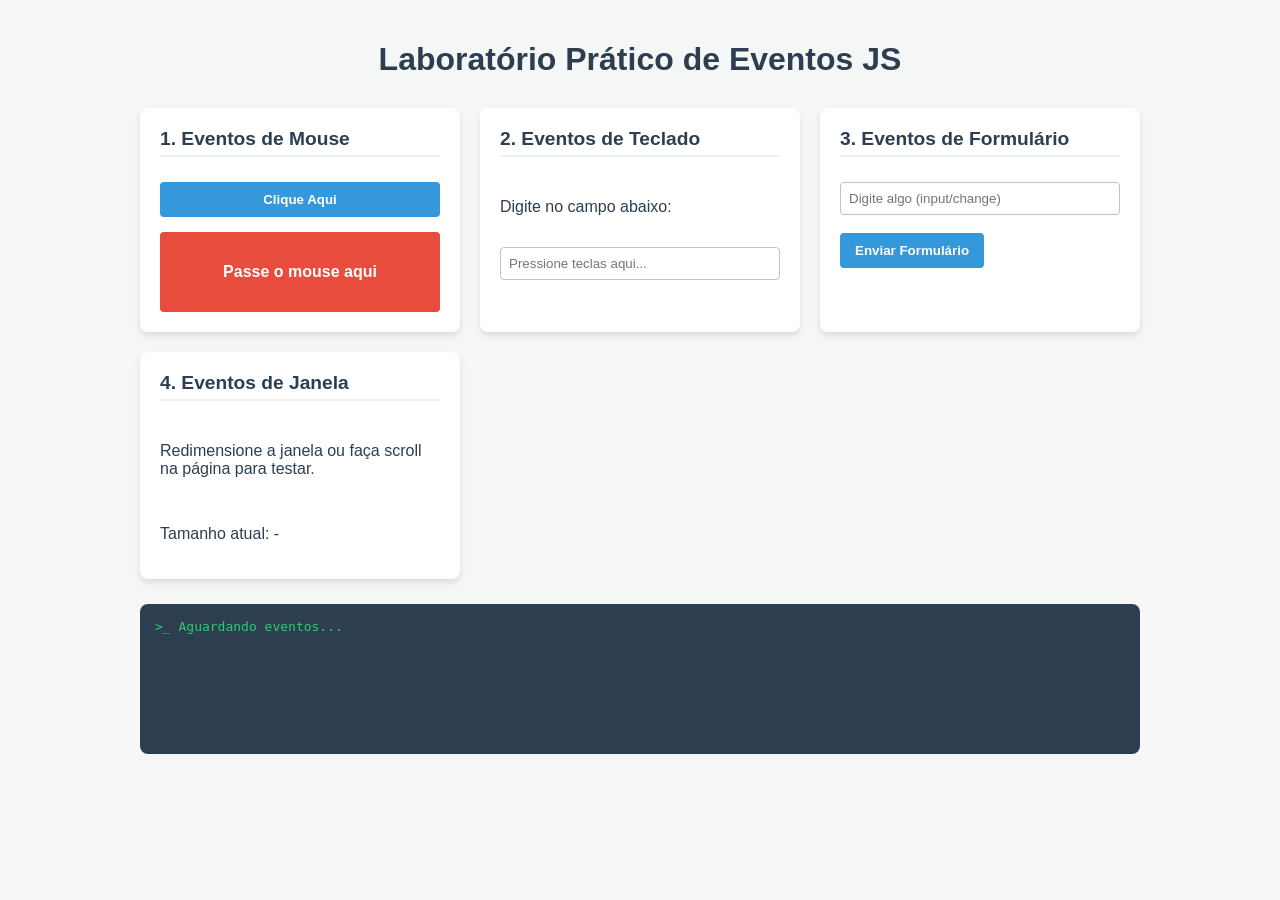
<file: index.html>
<!DOCTYPE html>
<html lang= pt-br
    <head>
    <meta charset="UTF-8">
    <meta name="viewport" content="width=device-width, initial-scale=1.0">
    <title>Laboratório de Eventos JavaScript</title>
    <!-- Vinculação do arquivo CSS externo -->
    <link rel="stylesheet" href="css/style.css">
    </head>
    <body>
        <h1>Laboratório Prático de Eventos JS</h1>

        <div class="container">
            <!-- 1. EVENTOS DE MOUSE -->
            <div class="card">
                <h2>1. Eventos de Mouse</h2>
                <button id="btn-clique">Clique Aqui</button>
                <div id="area-mouse" class="box-teste">Passe o mouse aqui</div>
            </div>

            <!-- 2. EVENTOS DE TECLADO -->
            <div class="card">
                <h2>2. Eventos de Teclado</h2>
                <p>Digite no campo abaixo:</p>
                <input type="text" id="campo-teclado" placeholder="Pressione teclas aqui...">
            </div>

            <!-- 3. EVENTOS DE FORMULÁRIO -->
            <div class="card">
                <h2>3. Eventos de Formulário</h2>
                <form id="meu-formulario">
                    <input type="text" id="campo-input" placeholder="Digite algo (input/change)" required>
                    <br><br>
                    <input type="submit" value="Enviar Formulário">
                </form>
            </div>

            <!-- 4. Eventos de Janela / PÁGINA -->
            <div class="card">
                <h2>4. Eventos de Janela</h2>
                <p>Redimensione a janela ou faça scroll na página para testar.</p>
                <p id="info-janela">Tamanho atual: -</p>
            </div>
        </div>

    <!-- PAINEL DE LOGS PARA VER OS RESULTADOS EM TEMPO REAL -->
    <div id="log-painel">
        <div>&gt;_ Aguardando eventos...</div>
    </div>

    <!-- Vinculação do arquivo JavaScript externo (no final do body) -->
    <script src="js/script.js"></script>
</body>
</html>
</file>
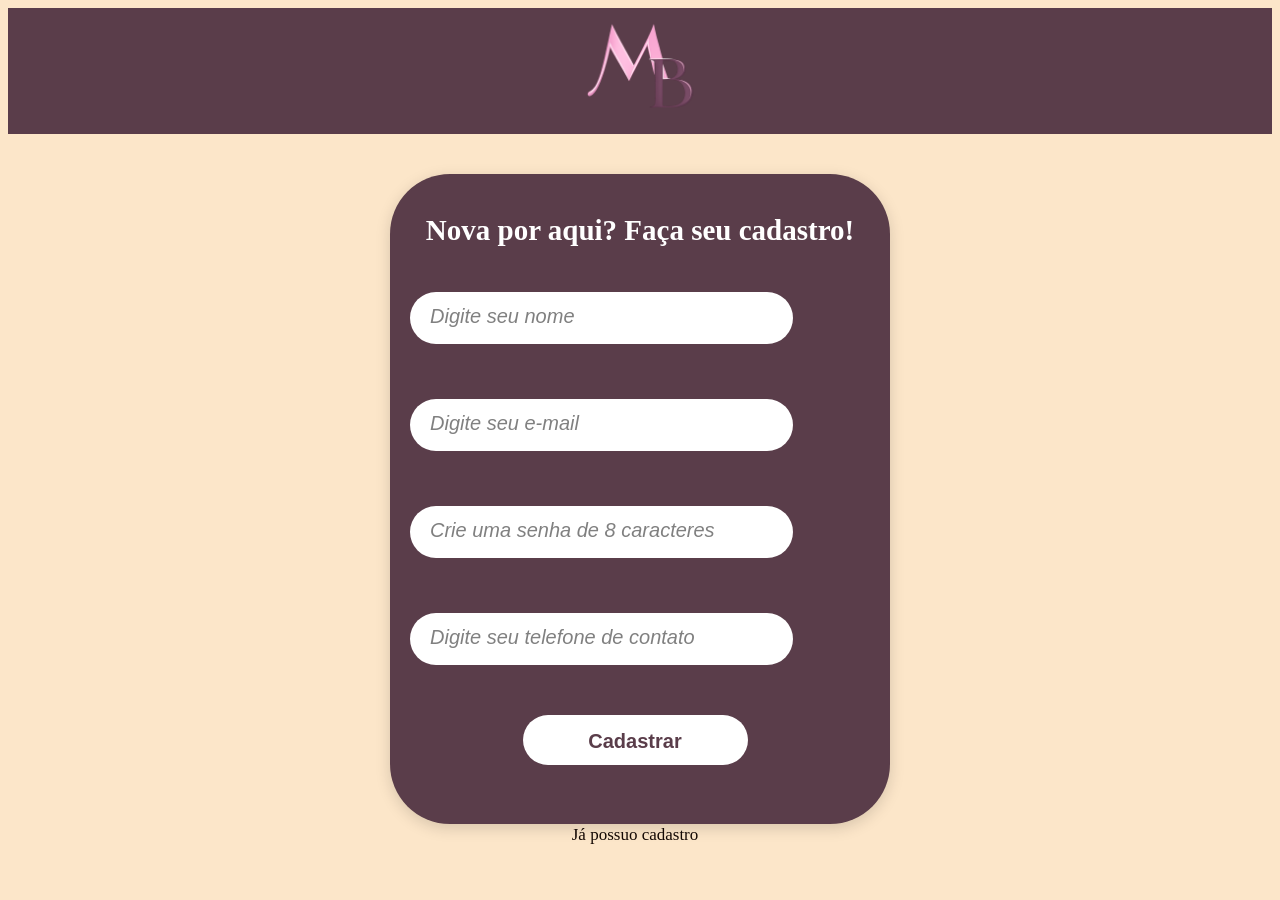
<file: makebeauty - Copia/index.html>
<!DOCTYPE html>
<html lang="pt-br">
	<head>
	       <meta charset="UTF-8">
	       <meta name="viewport" content="width=device-width, initial-scale=1.0">
	       <title>Página de Cadastro</title>
	      <link rel="banner" type="png" href="../makeb.webp">
	       <link rel="stylesheet" href="style.css/style.css">
	</head>
	<body>

      <div class="logomarca">
            <img class="logomakebeauty" src="img/img/mb.png" alt="Logo da Make Beauty">
      </div>

		<div class="tela-cadastro">

            <h2 class="titulo-cadastro">
              Nova por aqui? Faça seu cadastro!
            </h2>

            <form action="telainicial.html" method="POST">

                <div class="campo">
                    <input type="text" id="nome" name="nome" placeholder="Digite seu nome" required>
                </div>

                <div class="campo">
                    <input type="email" id="email" name="email" placeholder="Digite seu e-mail" required>
                </div>

                <div class="campo">
                    <input type="password" id="senha" name="senha" maxlength="8" minlength="8" placeholder="Crie uma senha de 8 caracteres" required>
                </div>

                <div class="campo">
                    <input type="tel" id="tel" name="tel" placeholder="Digite seu telefone de contato" required>
                </div>

            
                <button type="submit" class="btn-cadastrar">Cadastrar</button>
                
                <p class="link-login-container">
                <a href="login.html">Já possuo cadastro</a>
                </p>
            </form>
		</div>

        
	</body>


    <script>

  if ('serviceWorker' in navigator) {

    window.addEventListener('load', () => {

      navigator.serviceWorker.register('/sw.js')

        .then(reg => console.log('Service Worker registrado com sucesso!', reg))

        .catch(err => console.log('Falha ao registrar o Service Worker:', err));

    });

  }

</script>
</html>
</file>
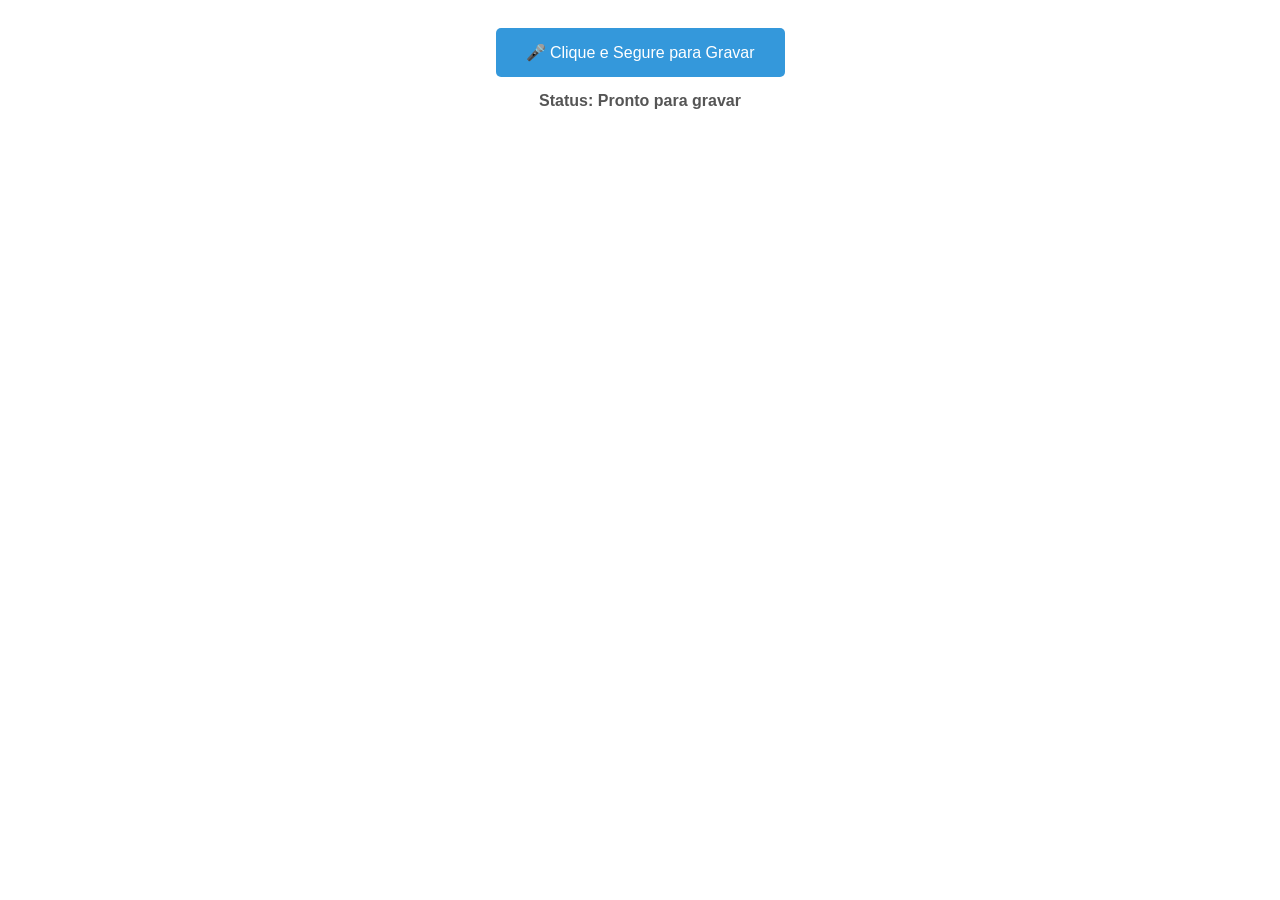
<file: missao_111/index.html>
<!DOCTYPE html>
<html lang="pt-BR">
    <head>
        <meta charset="UTF-8">
        <meta name="viewport" content="width=device-width, initial-scale=1.0">
        <title>Simulador de Gravador de Áudio</title>
    
        <link rel="stylesheet" href="css/style.css">
    
    </head>
    <body>
        <div class="container-gravador"> 
         <!-- Botão que para clicar em gravar -->
            <button id="btn-gravador">
                🎤 Clique e Segure para Gravar
            </button>

            <!-- Elemento visual para mostrar o status -->
            <p id="status-gravacao">
                Status: Pronto para gravar
            </p>

        </div>

        <script src = "js/script.js" ></script>
    </body>
</html>
</file>
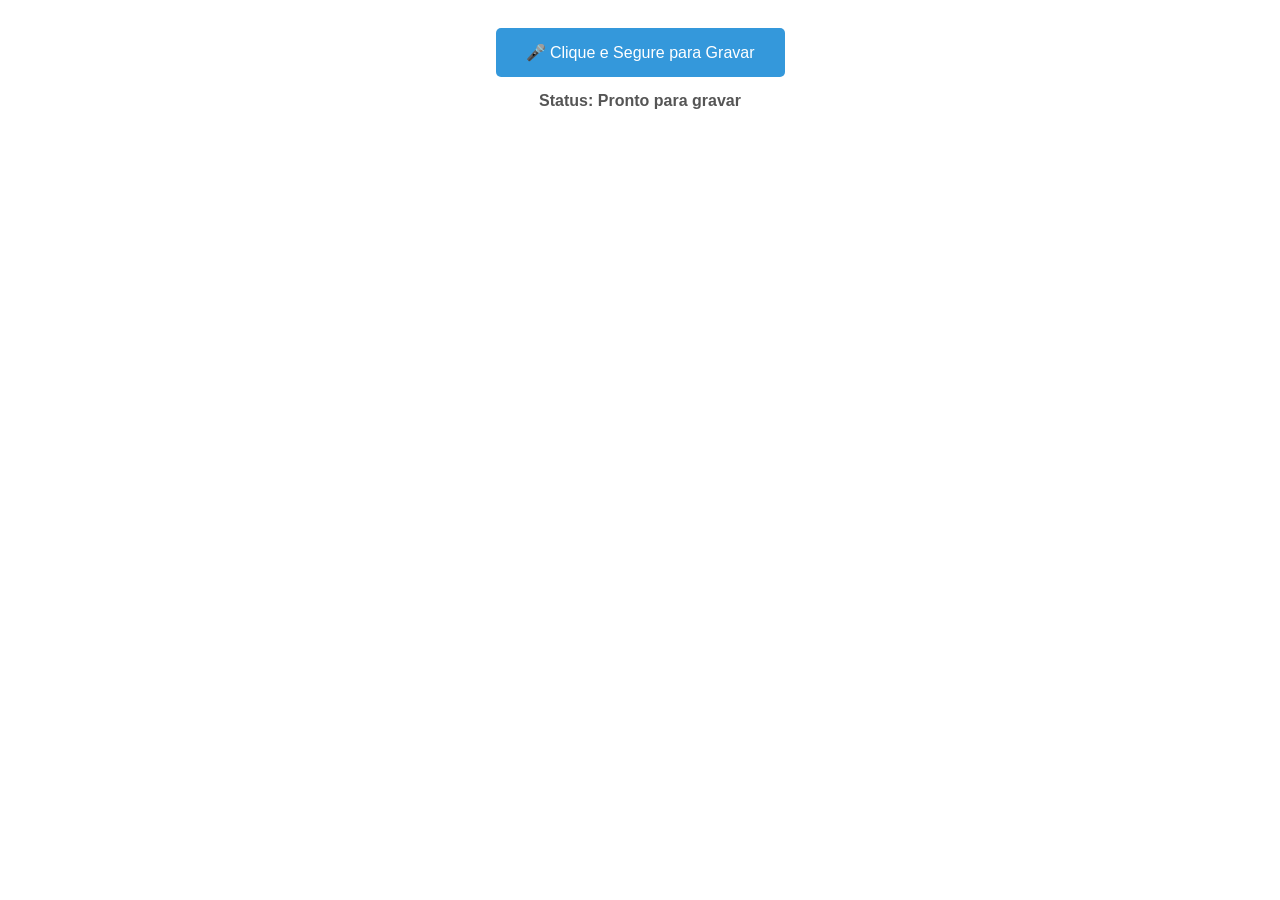
<file: missao_112/index.html>
<!DOCTYPE html>
<html lang="pt-BR">
    <head>
        <meta charset="UTF-8">
        <meta name="viewport" content="width=device-width, initial-scale=1.0">
        <title>Simulador de Gravador de Áudio</title>
    
        <link rel="stylesheet" href="css/style.css">
    
    </head>
    <body>

        <div class="container-gravador">
            <!-- Botão que para clicar em gravar -->
            <button id="btn-gravador">
                🎤 Clique e Segure para Gravar
            </button>

            <!-- Elemento visual para mostrar o status -->
            <p id="status-gravacao">
                Status: Pronto para gravar
            </p>

        </div>
        
        <script src ="js/script.js"></script>
    </body>
</html>
</file>
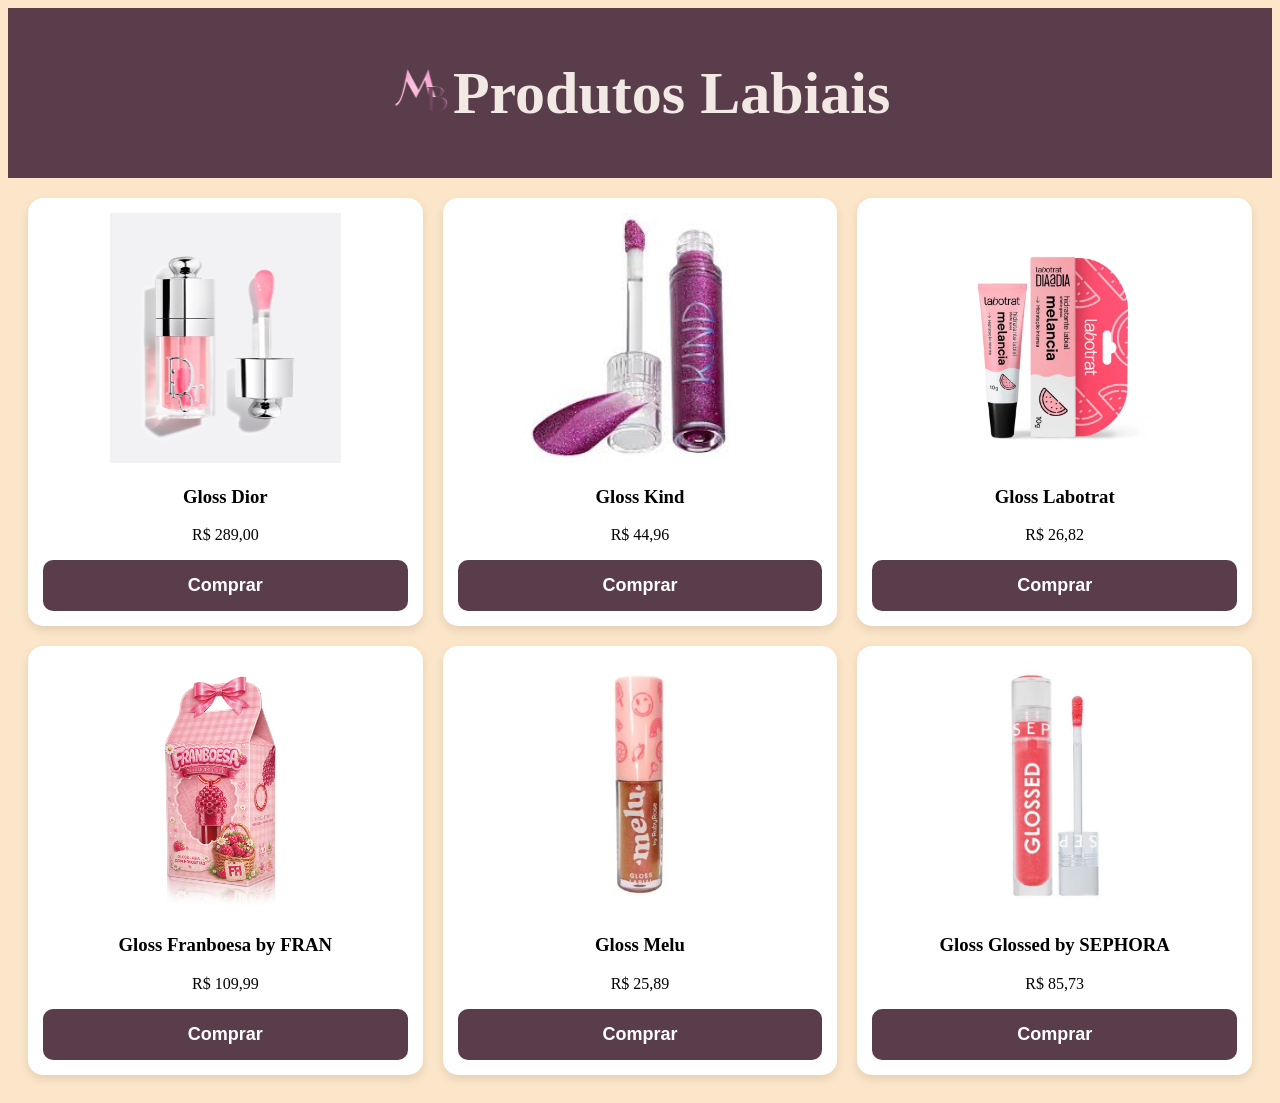
<file: labios.html>
<!DOCTYPE html>
<html lang="pt-br">
	<head>
	       <meta charset="UTF-8">
	       <meta name="viewport" content="width=device-width, initial-scale=1.0">
	       <title>Produtos Labiais</title>
	      <link rel="banner" type="png" href="../makeb.webp">
	       <link rel="stylesheet" href="style.css/style.css">
	</head>

  <body pagamento>

    <header class="cabecalho-labios">
        <img class="logolabios" src="img/img/mb.png" alt="Logo Make Beauty">
        <h1>Produtos Labiais</h1>
    </header>


    <div class="grid-labios">

      <div class="produtoslabiais">
       <img src="img/img/diorgloss.webp">
       <h3>Gloss Dior</h3>
        <p>R$ 289,00</p>
        <button class="btn-comprar"
          data-produto="Gloss DIOR"
          data-descricao="Gloss Hidratante DIOR"
          data-preco="289.00">
          Comprar
        </button>
      </div>


      <div class="produtoslabiais">
      <img src="img/img/kindgloss.jpg">
       <h3>Gloss Kind</h3>
        <p>R$ 44,96</p>
        <button class="btn-comprar"
          data-produto="Gloss Kind"
          data-descricao="Gloss KIND alta duração"
          data-preco="44.96">
          Comprar
        </button>
      </div>

      <div class="produtoslabiais">
        <img src="img/img/labotratgloss.webp">
         <h3>Gloss Labotrat</h3>
        <p>R$ 26,82</p>
        <button class="btn-comprar"
          data-produto="Gloss Labotrat"
          data-descricao="Gloss Hidratante da LABOTRAT"
          data-preco="26.82">
          Comprar
        </button>
      </div>

      <div class="produtoslabiais">
        <img src="img/img/franboesagloss.webp">
        <h3>Gloss Franboesa by FRAN</h3>
        <p>R$ 109,99</p>
        <button class="btn-comprar"
          data-produto="Gloss FRANBOESA by FRAN"
          data-descricao="Gloss sabor framboesa de Franciny Ehlke"
          data-preco="109.99">
          Comprar
        </button>
      </div>

      <div class="produtoslabiais">
        <img src="img/img/melugloss.webp">
        <h3>Gloss Melu</h3>
        <p>R$ 25,89</p>
        <button class="btn-comprar"
          data-produto="Gloss MELU"
          data-descricao="Gloss da MELU de alta duração"
          data-preco="25.89">
          Comprar
        </button>
      </div>

      <div class="produtoslabiais">
        <img src="img/img/glossed.avif">
        <h3>Gloss Glossed by SEPHORA </h3>
        <p>R$ 85,73</p>
        <button class="btn-comprar"
          data-produto="Glossed by SEPHORA"
          data-descricao="Gloss da SEPHORA de alta duração"
          data-preco="85.73">
          Comprar
        </button>
      </div>
          
      
    </div>

        

 

    <script src="js/produtos.js"></script>
  </body>


  <script>

  if ('serviceWorker' in navigator) {

    window.addEventListener('load', () => {

      navigator.serviceWorker.register('/sw.js')

        .then(reg => console.log('Service Worker registrado com sucesso!', reg))

        .catch(err => console.log('Falha ao registrar o Service Worker:', err));

    });

  }

</script>
</html>
</file>
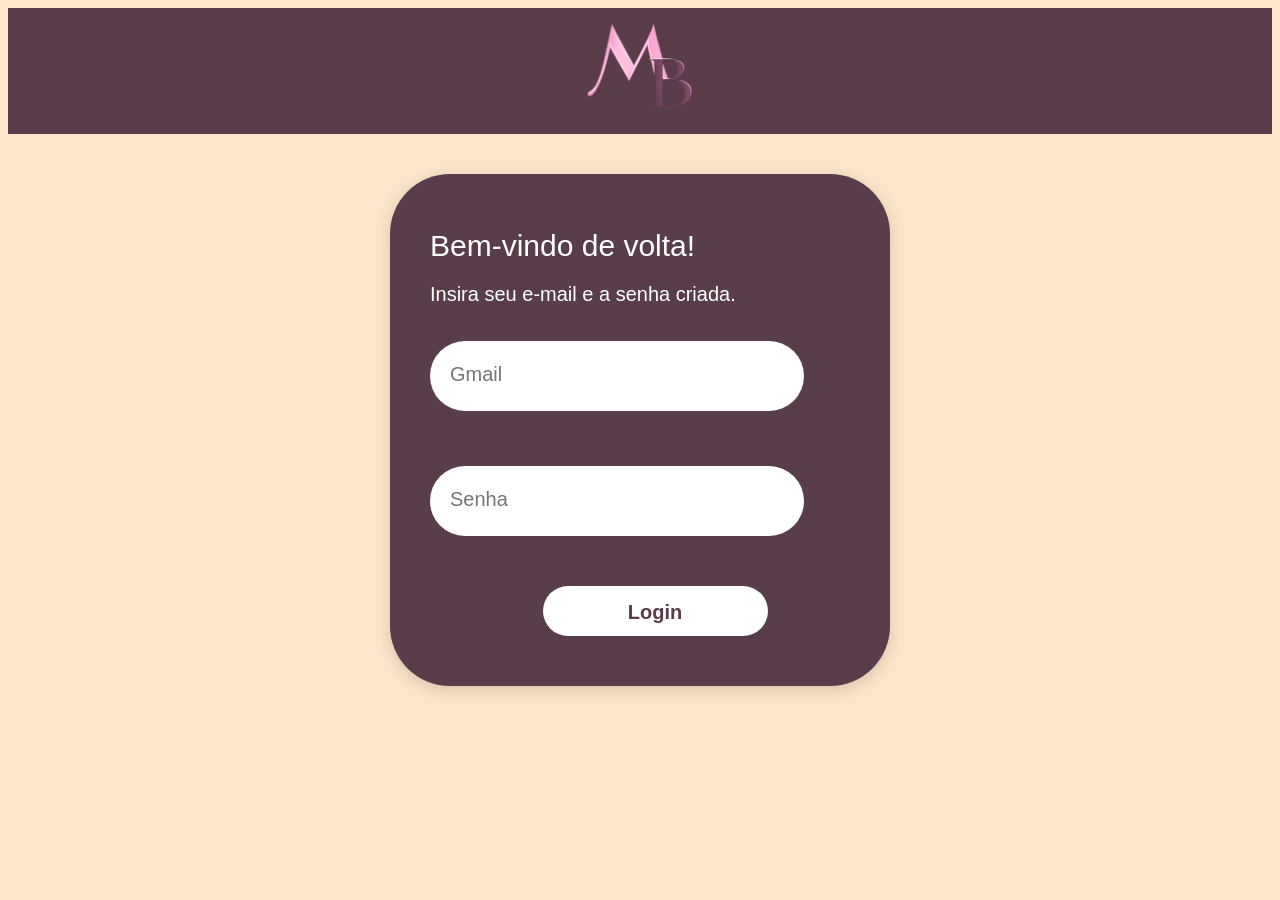
<file: login.html>
<!DOCTYPE html>
<html lang="pt-br">
	<head>
	       <meta charset="UTF-8">
	       <meta name="viewport" content="width=device-width, initial-scale=1.0">
	       <title>Página de Login</title>
	      <link rel="banner" type="png" href="../makeb.webp">
	       <link rel="stylesheet" href="style.css/style.css">
	</head>

    <body>

		
		<div class="logomarca">
            <img class="logomakebeauty" src="img/img/mb.png" alt="Logo da Make Beauty">
      </div>


        <div class="tela-login">
			<div class="mensagem-login">
               <h1>Bem-vindo de volta!</h1>
                <p>Insira seu e-mail e a senha criada.</p>
            </div>

			<form action="telainicial.html" method="post">

				<div class="campo-login">
				 <input type="email" placeholder="Gmail" required>
				</div>

				<div class="campo-login">
				 <input type="password" placeholder="Senha" required>
				</div>
               
				 <button type="submit" class="btn-cadastrar">Login</button>

			</form>
       </div>






    </body>
	<script>

  if ('serviceWorker' in navigator) {

    window.addEventListener('load', () => {

      navigator.serviceWorker.register('/sw.js')

        .then(reg => console.log('Service Worker registrado com sucesso!', reg))

        .catch(err => console.log('Falha ao registrar o Service Worker:', err));

    });

  }

</script>
</html>
</file>
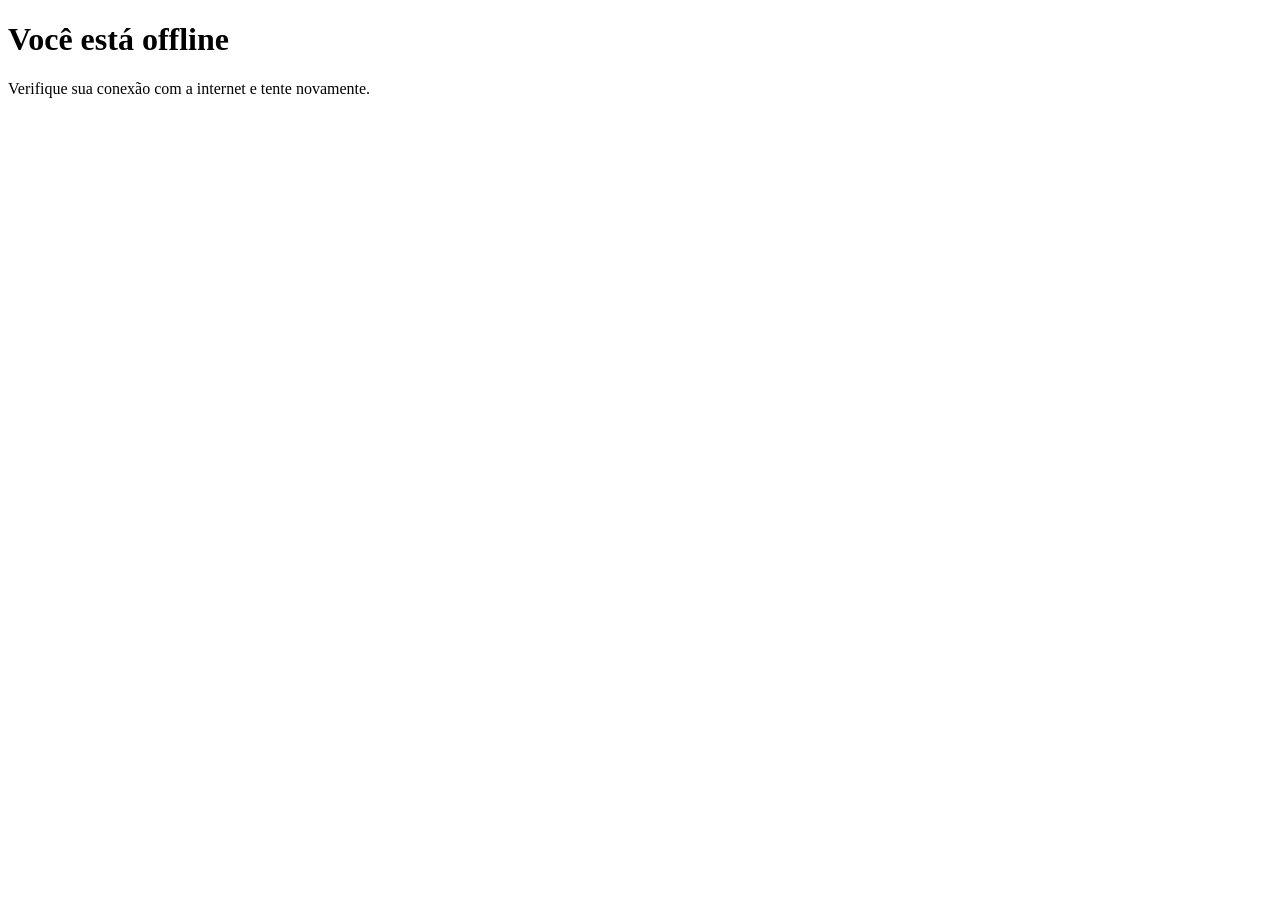
<file: offline.html>
<!DOCTYPE html>
<html lang="pt-BR">
<head>
        <meta charset="UTF-8">
        <meta name="viewport" content="width=device-width, initial-scale=1.0">
        <title>Você está offline</title>
</head>
<body>
        <h1>Você está offline</h1>
        <p>Verifique sua conexão com a internet e tente novamente.</p>
</body>
<script>

  if ('serviceWorker' in navigator) {

    window.addEventListener('load', () => {

      navigator.serviceWorker.register('/sw.js')

        .then(reg => console.log('Service Worker registrado com sucesso!', reg))

        .catch(err => console.log('Falha ao registrar o Service Worker:', err));

    });

  }

</script>
</html>
</file>
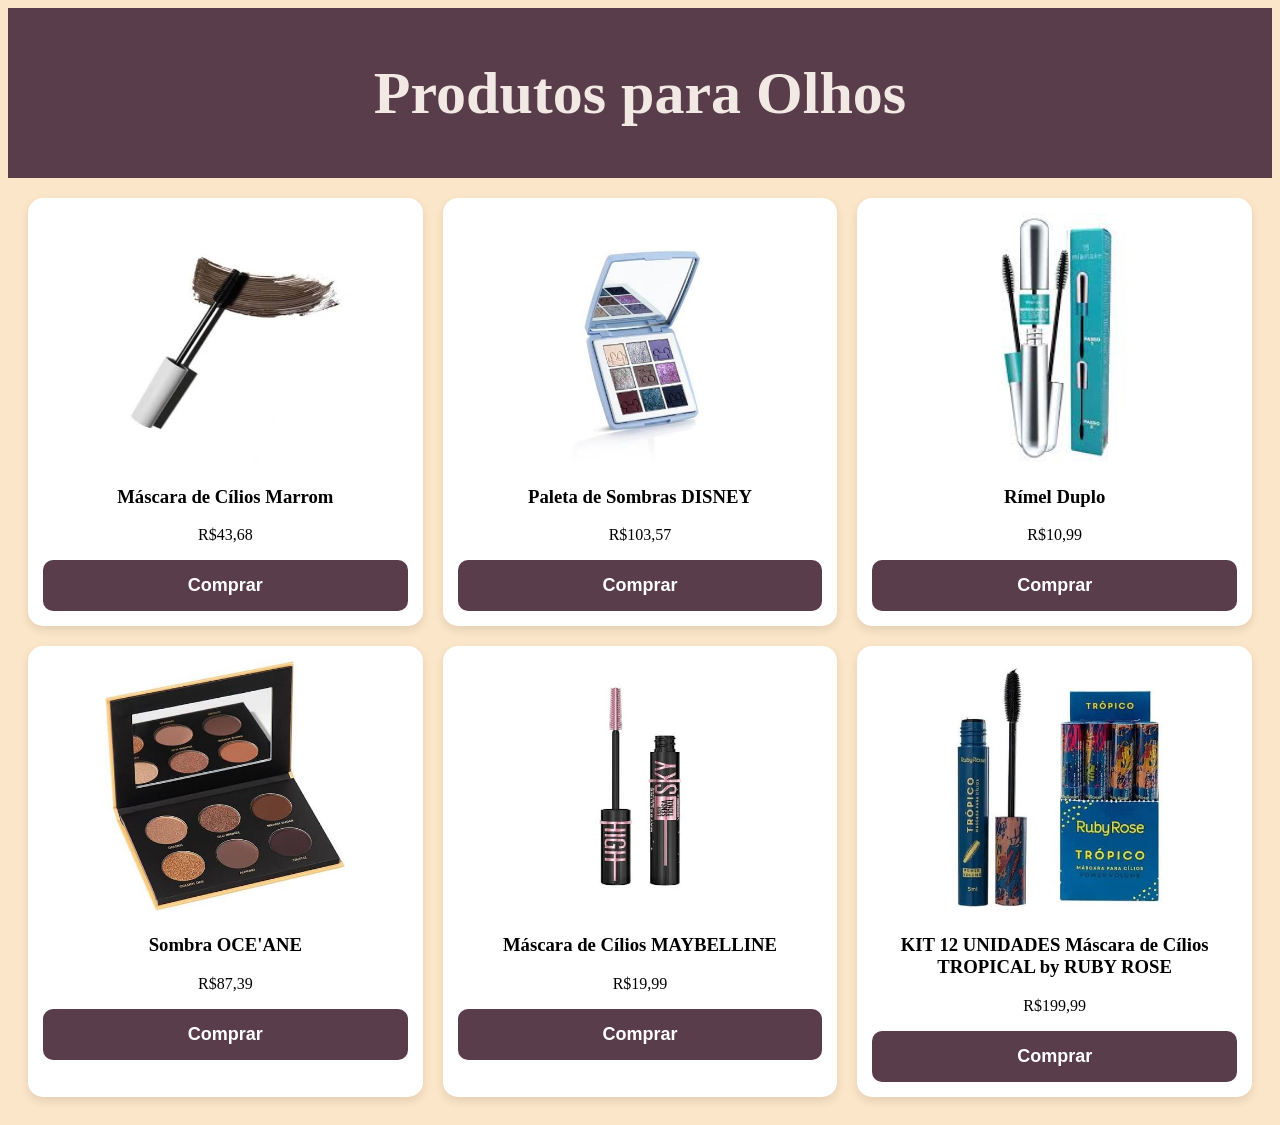
<file: olhos.html>
<!DOCTYPE html>
<html lang="pt-br">
	<head>
	       <meta charset="UTF-8">
	       <meta name="viewport" content="width=device-width, initial-scale=1.0">
	       <title>Produtos para Olhos</title>
	      <link rel="banner" type="png" href="../makeb.webp">
	       <link rel="stylesheet" href="style.css/style.css">
	</head>

  <body>
        <header class="cabecalho-olhos">
            <h1>Produtos para Olhos</h1>
        </header>

        <div class="grid-olhos">

            <div class="produtosolhos">
            <img src="img/img/mascaradeciliosmarrom.jpg" alt="Máscara de Cílios Marrom">
            <h3>Máscara de Cílios Marrom</h3>
            <p>R$43,68 </p>
            <button class="btn-comprar"
            data-produto="Máscara de Cílios Marrom"
            data-descricao="Máscara de Cílios marrom a prova d'água"
            data-preco="43.68">
            Comprar
            </button>
            </div>

            <div class="produtosolhos">
            <img src="img/img/paletadisneybrunatavares.jpg" alt="Paleta de Sombras DISNEY">
            <h3>Paleta de Sombras DISNEY</h3>
            <p>R$103,57 </p>
            <button class="btn-comprar"
            data-produto="Paleta de Sombras DISNEY"
            data-descricao="Sombra DISNEY edição limitada"
            data-preco="103.57">
            Comprar
            </button>
            </div>

            <div class="produtosolhos">
            <img src="img/img/rimelduplo.jpg" alt="Rímel Duplo">
            <h3>Rímel Duplo</h3>
            <p>R$10,99 </p>
            <button class="btn-comprar"
            data-produto="Rímel Duplo"
            data-descricao="Máscara de Cílios alta duração"
            data-preco="10.99">
            Comprar
            </button>
            </div>

            <div class="produtosolhos">
            <img src="img/img/sombraoceane.jpg">
            <h3>Sombra OCE'ANE</h3>
            <p>R$87,39 </p>
            <button class="btn-comprar"
            data-produto="Sombra OCE'ANE"
            data-descricao="Paleta de Sombras OCE'ANE alta duração"
            data-preco="87.39">
            Comprar
            </button>
            </div>

            <div class="produtosolhos">
            <img src="img/img/mascaradeciliosmaybelline.jpg" alt="Máscara de Cílios MAYBELLINE">
            <h3>Máscara de Cílios MAYBELLINE</h3>
            <p>R$19,99 </p>
            <button class="btn-comprar"
            data-produto="Rímel MAYBELLINE"
            data-descricao="Máscara de Cílios a prova d'água"
            data-preco="19.99">
            Comprar
            </button>
            </div>

            <div class="produtosolhos">
            <img src="img/img/kitmascaratropico.jpg">
            <h3>KIT 12 UNIDADES Máscara de Cílios TROPICAL by RUBY ROSE</h3>
            <p>R$199,99 </p>
            <button class="btn-comprar"
            data-produto="KIT 12 UNIDADES Rímel TROPICAL by RUBY ROSE"
            data-descricao="Kit 12 máscaras de cílios TROPICAL edição limitada"
            data-preco="199.99">
            Comprar
            </button>
            </div>

        

        
        </div>


   

        <script src="js/produtos.js"></script>
    </body>
    <script>

  if ('serviceWorker' in navigator) {

    window.addEventListener('load', () => {

      navigator.serviceWorker.register('/sw.js')

        .then(reg => console.log('Service Worker registrado com sucesso!', reg))

        .catch(err => console.log('Falha ao registrar o Service Worker:', err));

    });

  }

</script>
</html>
</file>
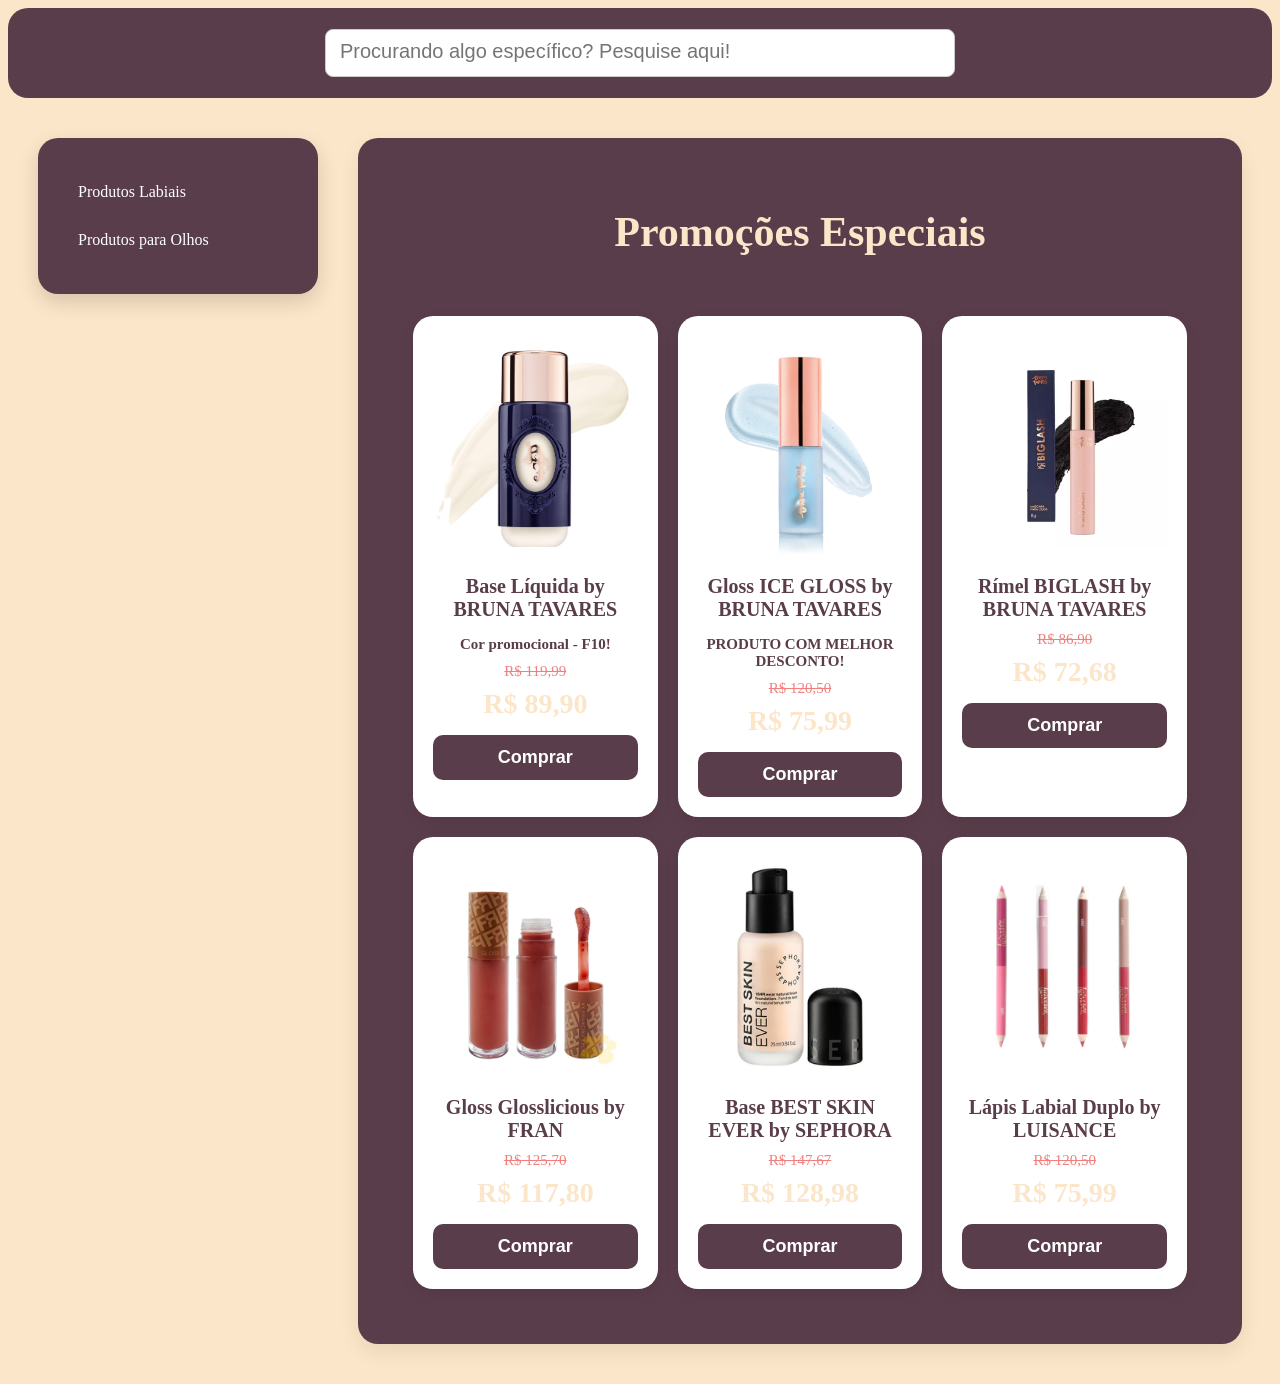
<file: telainicial.html>
<!DOCTYPE html>
<html lang="pt-br">
	<head>
	    <meta charset="UTF-8">
	    <meta name="viewport" content="width=device-width, initial-scale=1.0">
	     <title>Página Inicial</title>
	    <link rel="stylesheet" href="style.css/style.css">
		  
	</head>

    <header class="tela-logo">

		<div class="pesquisa-container">
			<input type="text" placeholder="Procurando algo específico? Pesquise aqui!">
		</div>

    </header>
    <body>
		<main class="conteudo">

			<aside class="menu-categorias">
				<a href="labios.html"> Produtos Labiais</a>
				<a href="olhos.html"> Produtos para Olhos</a>
			</aside>

			<section class="promocoes">

				<h1>Promoções Especiais</h1>

				<div class="grid-labios">

					<div class="produtos-promo">
						<img src="img/img/bl.jpg" alt="Base Líquida">
						<h3> Base Líquida by BRUNA TAVARES</h3>
						<h4> Cor promocional - F10!</h4>
						<p class="preco-antigo">R$ 119,99</p>
                        <p class="preco-novo">R$ 89,90</p>
						<button class="btn-comprar"
						data-produto="Base Líquida by BRUNA TAVARES"
						data-descricao="Base Líquida na cor F10 by BRUNA TAVARES"
						data-preco="89.90">
						Comprar
						</button>
					</div>

					<div class="produtos-promo">
						<img src="img/img/iceg.webp" alt="Ice Gloss">
						<h3> Gloss ICE GLOSS by BRUNA TAVARES</h3>
						<h4> PRODUTO COM MELHOR DESCONTO!</h4>
						<p class="preco-antigo">R$ 120,50</p>
                        <p class="preco-novo">R$ 75,99</p>
						<button class="btn-comprar"
						data-produto="Gloss ICE GLOSS by BRUNA TAVARES"
						data-descricao="Gloss ICE by BRUNA TAVARES"
						data-preco="75.99">
						Comprar
						</button>
					</div>

					<div class="produtos-promo">
						<img src="img/img/biglash.webp" alt="Big Lash">
						<h3> Rímel BIGLASH by BRUNA TAVARES</h3>
						<p class="preco-antigo">R$ 86,90</p>
                        <p class="preco-novo">R$ 72,68</p>
						<button class="btn-comprar"
						data-produto="Rímel BIGLASH by BRUNA TAVARES"
						data-descricao="Rímel BIGLASH by BRUNA TAVARES a prova d'água"
						data-preco="72.68">
						Comprar
						</button>
					</div>

					<div class="produtos-promo">
						<img src="img/img/glosslicious.webp" alt="Gloss">
						<h3> Gloss Glosslicious by FRAN</h3>
						<p class="preco-antigo">R$ 125,70</p>
                        <p class="preco-novo">R$ 117,80</p>
						<button class="btn-comprar"
						data-produto="Glosslicious by FRAN"
						data-descricao="Gloss GLOSSLICIOUS by FRAN edição limitada"
						data-preco="117.80">
						Comprar
						</button>
					</div>

					<div class="produtos-promo">
						<img src="img/img/bestskineversephora.avif" alt="Best Skin">
						<h3> Base BEST SKIN EVER by SEPHORA</h3>
						<p class="preco-antigo">R$ 147,67</p>
                        <p class="preco-novo">R$ 128,98</p>
						<button class="btn-comprar"
						data-produto="Base BEST SKIN EVER by SEPHORA"
						data-descricao="Base longa duração by SEPHORA"
						data-preco="128.98">
						Comprar
						</button>
					</div>

					<div class="produtos-promo">
						<img src="img/img/lapislabialluisance.jpg" alt="Lápis">
						<h3> Lápis Labial Duplo by LUISANCE</h3>
						<p class="preco-antigo">R$ 120,50</p>
                        <p class="preco-novo">R$ 75,99</p>
						<button class="btn-comprar"
						data-produto="Lápis Labial DUPLO by LUISANCE"
						data-descricao="Lápis Labial duplo by LUISANCE de longa duração"
						data-preco="75.99">
						Comprar
						</button>
					</div>

				</div>

			</section>

		</main>
	  <script src="js/produtos.js"></script>
    </body>
	<script>

  if ('serviceWorker' in navigator) {

    window.addEventListener('load', () => {

      navigator.serviceWorker.register('/sw.js')

        .then(reg => console.log('Service Worker registrado com sucesso!', reg))

        .catch(err => console.log('Falha ao registrar o Service Worker:', err));

    });

  }

</script>
</html>
</file>
<file: css/style.css>
:root {
  --bg-color: #f4f7f6;
  --card-bg: #ffffff;
  --primary: #3498db;
  --text: #2c3e50;
}

body {
  font-family: 'Segoe UI', Tahoma, Geneva, Verdana, sans-serif;
  background-color: var(--bg-color);
  color: var(--text);
  margin: 0;
  padding: 20px;
  display: flex;
  flex-direction: column;
  align-items: center;
}

h1 { 
  margin-bottom: 30px; 
}

.container {
  display: grid;
  grid-template-columns: repeat(auto-fit, minmax(300px, 1fr));
  gap: 20px;
  width: 100%;
  max-width: 1000px;
}

.card {
  background: var(--card-bg);
  border-radius: 8px;
  padding: 20px;
  box-shadow: 0 4px 6px rgba(0,0,0,0.1);
  display: flex;
  flex-direction: column;
  gap: 15px;
}

.card h2 {
  margin: 0 0 10px 0;
  font-size: 1.2rem;
  border-bottom: 2px solid #ecf0f1;
  padding-bottom: 5px;
}

button, input[type="submit"] {
  background-color: var(--primary);
  color: white;
  border: none;
  padding: 10px 15px;
  border-radius: 4px;
  cursor: pointer;
  font-weight: bold;
  transition: background 0.2s;
}

button:hover, input[type="submit"]:hover { 
  background-color: #2980b9; 
}

input[type="text"] {
  padding: 8px;
  border: 1px solid #bdc3c7;
  border-radius: 4px;
  width: 100%;
  box-sizing: border-box;
}

.box-teste {
  height: 80px;
  background-color: #e74c3c;
  color: white;
  display: flex;
  align-items: center;
  justify-content: center;
  border-radius: 4px;
  font-weight: bold;
  transition: background 0.3s;
}

#log-painel {
  width: 100%;
  max-width: 1000px;
  background: #2c3e50;
  color: #2ecc71;
  padding: 15px;
  border-radius: 8px;
  margin-top: 25px;
  box-sizing: border-box;
  height: 150px;
  overflow-y: auto;
  font-family: monospace;
}
</file>
<file: makebeauty - Copia/style.css/style.css>
body{
    background-color: rgb(252, 230, 201);
}



img, video {
    max-width: 100%;
    height: auto;
}



.mb{position: fixed;
    top: 3%;
    left: 2%;
    width: 15%;
    height: 20%;
    z-index: 100%;}




/*logo da tela de cadastro*/
.logomakebeauty {
    max-width: 20%;
    width: 10%;
    height: 17%;
    margin: 0;
}


.logolabios{
    top: 3%;
    left: 60%;
    max-width: 5%;
    width: 100%;
}

.logomarca{
    background: #5a3d4a;
    height: 17%;
    display: flex;
    justify-content: center;
    align-items: center;
}

.banner{
    display: flex;
    flex-direction: column;
    padding: 2% 4%;
}

h2{
    color: #F2E9E4;
    font-size: 30px;
    text-align: center;
    margin-top: 20px;
}

.titulo-cadastro{
    color: #ffffff;
    text-align: center;
    font-size: 29px;
    margin-bottom: 30px;
}
    
/*bloco de cadastro*/
.tela-cadastro {
    background-color: #5a3d4a; 
    width: 100%;
    max-width: 500px;
    height: 660px;
    margin: 40px auto;
    padding: 20px 50px;
    border-radius: 60px; 
    box-shadow: 0 4px 15px rgba(0,0,0,0.15);
    box-sizing: border-box;
}



form {
    display: flex;
    flex-direction: column;
    gap: 10px; /* espaço entre as linhas */
    width: 450px;
}

.campo {
    display: flex;
    flex-direction: row;
    align-items: center;
}

/*Nome, email, CPF */
.campo label {
    color:#ffffff;
    font-size: 1.25rem;
    width: 100%;
    max-width: 280px; /* Garante o alinhamento antes do input */
    padding-right: 15px;
    box-sizing: border-box;
    white-space: nowrap;
}

/* caixa p/ escrever */
.campo input {
    background-color: #ffffff;
    border: none;
    outline: none;
    padding: 0px 20px;
    border-radius: 40px; /* Formato pílula */
    width: 100%;
    max-width: 85%; /* Garante que não fique muito grande */
    height: 52px;
    font-size: 1rem;
    color: #333333;
    box-sizing: border-box;
    display: block;
}
/*texto das caixinhas*/
.campo input::placeholder {
    color: gray;
    font-style: italic;
}

/* botão de cadastrar */
.btn-cadastrar {
    background-color: #fff;
    color: #5a3d4a;
    font-size: 20px;
    max-width: 50%;
    width:100%;
    height:50px;
    display:block;
    margin:10px auto 15px;
    border-radius:40px;
    left: 50%;
    right: 50%;
}


.link-login-container{
    text-align: center;
    margin-top: 20px;
}

.link-login-container a{
    color: #130803;
    text-decoration: none;
    font-size: 17px;
    transition: .3s;
}

.link-login-container a:hover{
    color: #82d0e4;
    text-decoration: underline;
}

/*segunda tela(login)*/
.tela-login{
    background-color: #5a3d4a; 
    max-width: 500px;
    width: 100%;
    margin: 40px auto;
    padding: 35px 40px;
    border-radius: 60px; 
    box-shadow: 0 4px 15px rgba(0,0,0,0.15);
    box-sizing: border-box;
}


.mensagem-login h1{
    color: #fff;
    font-size: 30px;
    font-weight: 300;
    margin-bottom: 10px;
    font-family: 'josefin sans', sans-serif;
}

.mensagem-login p{
    color: #fff;
    font-size: 20px;
    font-family: 'josefin sans', sans-serif;
}


form{
    display: flex;
    flex-direction: column;
    gap: 25px;
}

form input{
    width: 100%;
    height: 70px;
    border: none;
    outline: none;
    border-radius: 40px;
    padding: 0 25px;
    font-size: 20px;
    background: #fff;
}

.bt-entrar {
    background-color: #fff;
    color: #5a3d4a;
    border: none;
    padding: 12px;
    border-radius: 50px;
    font-size: 1.1rem;
    font-weight: bold;
    margin-top: 15px;
    width: 100%;
}

.campo-login input {
    background-color: #ffffff;
    border: none;
    outline: none;
    padding: 10px 20px;
    border-radius: 50px; /* Formato pílula */
    max-width:90%;
    width: 100%;
    font-size: 1rem;
    color: #333333;
    box-sizing: border-box;
}


/*tela inicial*/
.tela-logo{
    background-color: #5a3d4a;
    height: 90px;
    border-radius: 20px;
    display: flex;
    align-items: center;
    justify-content: space-between;
    padding: 0 40px;
}

.pesquisa-container{
    flex: 1;
    display: flex;
    justify-content: center;
}

input {
  max-width: 600px;
  width: 100%;
  padding: 15px;
  margin: 10px 0;
  border-radius: 22px;
  margin-left: 5px;
  border: none;
}
input::placeholder {
  font-family: 'josefin sans', sans-serif;
  font-size: 20px;
}

/*body tela inicial*/
.conteudo{
    display:grid;
    grid-template-columns:280px 1fr;
    gap:40px;
    max-width:1500px;
    margin:40px auto;
    padding:0 30px;
}

.menu-categorias{
    background:#5a3d4a;
    border-radius:20px;
    padding:30px;
    height:fit-content;
    box-shadow:0 8px 20px rgba(0,0,0,.15);
}


.menu-categorias a{
    display:block;
    color:white;
    text-decoration:none;
    padding:15px 10px;
    border-radius:10px;
    transition:.3s;
    size: 30px;
}

.menu-categorias a:hover{
    background:rgb(252, 230, 201);
    color:#5a3d4a;
}
.promocoes{
    background:#5a3d4a;
    border-radius:20px;
    padding:35px;
    box-shadow:0 8px 20px rgba(0,0,0,.08);
}

.promocoes h1{
    color:rgb(252, 230, 201);
    text-align:center;
    margin-bottom:40px;
    font-size:42px;
}

.produtos-promo{
    background:white;
    border-radius:20px;
    padding:20px;
    text-align:center;
    box-shadow:0 5px 15px rgba(0,0,0,.08);
    transition: 0.3s;
}

.produtos-promo img{
    width:100%;
    height:220px;
    object-fit:contain;
}
/*efeito bonitinho/destaque*/
.produtos-promo:hover{
    transform:translateY(-8px);
}
.produtos-promo h3{
    margin: 15px 0 10px;
    font-size: 20px;
    color: #5a3d4a;
}

.produtos-promo h4{
    margin: 15px 0 10px;
    font-size: 15px;
    color: #5a3d4a;
}
.preco-antigo{
    color:lightcoral;
    text-decoration: line-through;
    font-size: 15px;
    margin: 0;
}

.preco-novo{
    color: rgb(252, 230, 201);
    font-size: 28px;
    font-weight: bold;
    margin: 8px 0 15px;
}
.produtos-promo button{
    width: 100%;
    padding: 12px;
    border: none;
    border-radius: 10px;
    background: #5a3d4a;
    color: white;
    font-weight: bold;
    cursor: pointer;
    transition: .3s;
}




/*produtos labiais*/
/*header*/
.cabecalho-labios{
    background: #5a3d4a;
    height: 170px;
    display: flex;
    justify-content: center;
    align-items: center;
    position: relative;
}

.logo67{
    width: 220px;
    height: auto;
    position: absolute;
    left: 40px;
    top: 50%;
    margin-top: -65px;
}

.cabecalho-labios h1{
    color: #F2E9E4;
    font-size: 60px;
    margin: 0;
}

/*body*/
.grid-labios{
    display: grid;
    gap: 20px;
    padding: 20px;
    grid-template-columns: repeat(3, 1fr);
}

.produtoslabiais{
    background: white;
    border-radius: 15px;
    padding: 15px;
    text-align: center;
    box-shadow: 0 4px 10px rgba(0,0,0,.1);
    transition: 0.3s;
}
.produtoslabiais:hover{
    transform:translateY(-8px);
}
.produtoslabiais img{
    width: 100%;
    height: 250px;
    object-fit: contain; /* ou cover */
}


button{
    width: 100%;
    max-width: 100%;
    padding: 12px;
    background: #5a3d4a;
    color: white;
    border: none;
    border-radius: 8px;
    cursor: pointer;
    font-weight: bold;
}


img.voltar{
    max-width: 30px;
    width: 100%;
    height: 40px;
    margin-left: 200px;
}

.barrabottom{
    background-color: #5a3d4a;
    max-width: 1900px;
    width: 100%;
    height: 150px;
    border-bottom: 2px solid #5a3d4a; /* linha embaixo */
    display: flex;
    align-items: center;
}

/*produtos para olhos*/
/*header*/
.cabecalho-olhos{
    background: #5a3d4a;
    height: 170px;
    display: flex;
    justify-content: center;
    align-items: center;
    position: relative;
}

.logo67{
    max-width: 220px;
    width: 100%;
    height: auto;
    position: absolute;
    left: 40px;
    top: 50%;
    margin-top: -65px;
}

.cabecalho-olhos h1{
    color: #F2E9E4;
    font-size: 60px;
    margin: 0;
}

/*body*/
.grid-olhos{
    display: grid;
    gap: 20px;
    padding: 20px;
    grid-template-columns: repeat(3, 1fr);
}

.produtosolhos{
    background: white;
    border-radius: 15px;
    padding: 15px;
    text-align: center;
    box-shadow: 0 4px 10px rgba(0,0,0,.1);
    transition: 0.3s;
}
.produtosolhos:hover{
    transform:translateY(-8px);
}

.produtosolhos img{
    width: 100%;
    height: 250px;
    object-fit: contain; /* ou cover */
}


button{
    width: 100%;
    padding: 12px;
    background: #5a3d4a;
    color: white;
    border: none;
    border-radius: 8px;
    cursor: pointer;
    font-weight: bold;
}

/*pagamento*/

.container{
    max-width: 500px;
    width: 100%;
    background:rgb(252, 230, 201);
    padding:35px;
    border-radius:20px;
    box-shadow:0 8px 25px rgba(0,0,0,.15);
}

.logo{
    text-align:center;
    font-size:42px;
    margin-bottom:20px;

}

.logo span{
    color:#5a3d4a;
    font-family:cursive;
}

h2{
    text-align:center;
    margin-bottom:25px;
    color:#5a3d4a;
}

.produto{
    background:#fafafa;
    border-radius:12px;
    padding:20px;
    margin-bottom:25px;
}

.produto p{
    margin:12px 0;
    color:#555;
}

.preco{
    color:#5a3d4a;
    margin-top:20px;
    text-align:center;
}

.pagamento{
    margin-bottom:25px;
}

input{
    width:100%;
    padding:14px;
    margin:15px 0;
    border:1px solid #ccc;
    border-radius:8px;
    outline:none;
    font-size:16px;
}

input:focus{
    border:1px solid #5a3d4a;
}

select{
    width:100%;
    padding:14px;
    border-radius:8px;
    border:1px solid #ccc;
    font-size:16px;
}

button{
    width:100%;
    padding:15px;
    background:#5a3d4a;
    color:white;
    border:none;
    border-radius:10px;
    font-size:18px;
    cursor:pointer;
    transition:.3s;
}

button:hover{
    background:#31242a;
}

#mensagem{
    display:none;
    margin-top:25px;
    background:#ebffe8;
    border:1px solid #74c774;
    padding:18px;
    border-radius:10px;
    text-align:center;
    color:#2f7d32;
}



/*tela de cadastro para telas ate 440px*/
@media (max-width: 440px) {

    /*header*/
    .logomarca{
        background: #5a3d4a;
        height: 130px;
        display: flex;
        justify-content: center;
        align-items: center;
    }
        .logomakebeauty {
        max-width: 180px;
        width: 140px;
        height: 130px;
        margin: 0;
    }

    /*input*/
        .tela-cadastro {
            width: 100%;
            padding: 20px;
            height: 650px; /* Ajusta a altura para telas menores */
        }
        form {
            width: 100%;
        }
        .campo label {
            max-width: 100%;
            padding-right: 10px;
        }
        .campo input {
            max-width: 100%;
        }

}

/*tela de cadastro para telas ate 1325px*/
@media (max-width: 1325px) {
    /*input*/
    .tela-cadastro {
        width: 108%;
        padding: 20px;
        height: 650px; /* Ajusta a altura para telas menores */
    }
}

/*tela de login até 452 px*/
@media (max-width: 452px) {
    /*segunda tela(login)*/
        .tela-login{
            background-color: #5a3d4a; 
            width: 80%;
            margin: 40px auto;
            padding: 35px 40px;
            border-radius: 60px; 
            box-shadow: 0 4px 15px rgba(0,0,0,0.15);
            box-sizing: border-box;
        }

        .logomarca{
            background: #5a3d4a;
            height: 130px;
            display: flex;
            justify-content: center;
            align-items: center;
            width: 100%;
        }

}
 
/* tela de login até 506 px*/
@media (max-width: 506px) {
    /*segunda tela(login)*/
        .tela-login{
            background-color: #5a3d4a; 
            width: 50%;
            margin: 40px auto;
            padding: 40px 40px;
            border-radius: 60px; 
            box-shadow: 0 4px 15px rgba(0,0,0,0.15);
            box-sizing: border-box;
        }

         .campo-login input {
                background-color: #ffffff;
                border: none;
                outline: none;
                padding: 10px 20px;
                border-radius: 50px; /* Formato pílula */
                width: 50%;
                font-size: 1rem;
                color: #333333;
                box-sizing: border-box;
        }
        /* botão de cadastrar */
        .btn-cadastrar {
            background-color: #fff;
            color: #5a3d4a;
            font-size: 20px;
            max-width: 50%;
            width:100%;
            height:50px;
            display:block;
            margin:10px auto 15px;
            border-radius:40px;
            left: 30%;
            right: 100%;
        }


}

@media (max-width: 1325px) {
    /*segunda tela(login)*/
        .tela-login{
            background-color: #5a3d4a; 
            width: 70%;
            margin: 40px auto;
            padding: 35px 40px;
            border-radius: 60px; 
            box-shadow: 0 4px 15px rgba(0,0,0,0.15);
            box-sizing: border-box;

        }

         .campo-login input {
                background-color: #ffffff;
                border: none;
                outline: none;
                padding: 10px 20px;
                border-radius: 50px; /* Formato pílula */
                max-width:83%;
                width: 100%;
                font-size: 1rem;
                color: #333333;
                box-sizing: border-box;
        }

}
</file>
<file: missao_111/css/style.css>
/* Container centralizado para a atividade */
.container-gravador {
    display: flex;
    flex-direction: column;
    align-items: center;
    justify-content: center;
    padding: 20px;
    font-family: Arial, sans-serif;
}

/* Estilos do botão fornecidos por você */
#btn-gravador {
    padding: 15px 30px;
    font-size: 16px;
    cursor: pointer;
    background-color: #3498db;
    color: white;
    border: none;
    border-radius: 5px;
    user-select: none; /* Evita seleção de texto ao segurar */
    transition: background-color 0.2s;
}

/* Efeito visual quando o botão for clicado/segurado */
#btn-gravador:active {
    background-color: #2980b9;
}

/* Estilos do status fornecidos por você */
#status-gravacao {
    font-weight: bold;
    margin-top: 15px;
    color: #555;
}
</file>
<file: missao_112/css/style.css>
/* Container centralizado para a atividade */
.container-gravador {
    display: flex;
    flex-direction: column;
    align-items: center;
    justify-content: center;
    padding: 20px;
    font-family: Arial, sans-serif;
}



/* Estilos do botão fornecidos por você */
#btn-gravador {
    padding: 15px 30px;
    font-size: 16px;
    cursor: pointer;
    background-color: #3498db;
    color: white;
    border: none;
    border-radius: 5px;
    user-select: none; /* Evita seleção de texto ao segurar */
    transition: background-color 0.2s;
}




/* Efeito visual quando o botão for clicado/segurado */
#btn-gravador:active {
    background-color: #2980b9;
}



/* Estilos do status fornecidos por você */
#status-gravacao {
    font-weight: bold;
    margin-top: 15px;
    color: #555;
}
</file>
<file: style.css/style.css>
body{
    background-color: rgb(252, 230, 201);
}



img, video {
    max-width: 100%;
    height: auto;
}



.mb{position: fixed;
    top: 3%;
    left: 2%;
    width: 15%;
    height: 20%;
    z-index: 100%;}




/*logo da tela de cadastro*/
.logomakebeauty {
    max-width: 20%;
    width: 10%;
    height: 17%;
    margin: 0;
}


.logolabios{
    top: 3%;
    left: 60%;
    max-width: 5%;
    width: 100%;
}

.logomarca{
    background: #5a3d4a;
    height: 17%;
    display: flex;
    justify-content: center;
    align-items: center;
}

.banner{
    display: flex;
    flex-direction: column;
    padding: 2% 4%;
}

h2{
    color: #F2E9E4;
    font-size: 30px;
    text-align: center;
    margin-top: 20px;
}

.titulo-cadastro{
    color: #ffffff;
    text-align: center;
    font-size: 29px;
    margin-bottom: 30px;
}
    
/*bloco de cadastro*/
.tela-cadastro {
    background-color: #5a3d4a; 
    width: 100%;
    max-width: 500px;
    height: 660px;
    margin: 40px auto;
    padding: 20px 50px;
    border-radius: 60px; 
    box-shadow: 0 4px 15px rgba(0,0,0,0.15);
    box-sizing: border-box;
}



form {
    display: flex;
    flex-direction: column;
    gap: 10px; /* espaço entre as linhas */
    width: 450px;
}

.campo {
    display: flex;
    flex-direction: row;
    align-items: center;
}

/*Nome, email, CPF */
.campo label {
    color:#ffffff;
    font-size: 1.25rem;
    width: 100%;
    max-width: 280px; /* Garante o alinhamento antes do input */
    padding-right: 15px;
    box-sizing: border-box;
    white-space: nowrap;
}

/* caixa p/ escrever */
.campo input {
    background-color: #ffffff;
    border: none;
    outline: none;
    padding: 0px 20px;
    border-radius: 40px; /* Formato pílula */
    width: 100%;
    max-width: 85%; /* Garante que não fique muito grande */
    height: 52px;
    font-size: 1rem;
    color: #333333;
    box-sizing: border-box;
    display: block;
}
/*texto das caixinhas*/
.campo input::placeholder {
    color: gray;
    font-style: italic;
}

/* botão de cadastrar */
.btn-cadastrar {
    background-color: #fff;
    color: #5a3d4a;
    font-size: 20px;
    max-width: 50%;
    width:100%;
    height:50px;
    display:block;
    margin:10px auto 15px;
    border-radius:40px;
    left: 50%;
    right: 50%;
}


.link-login-container{
    text-align: center;
    margin-top: 20px;
}

.link-login-container a{
    color: #130803;
    text-decoration: none;
    font-size: 17px;
    transition: .3s;
}

.link-login-container a:hover{
    color: #82d0e4;
    text-decoration: underline;
}

/*segunda tela(login)*/
.tela-login{
    background-color: #5a3d4a; 
    max-width: 500px;
    width: 100%;
    margin: 40px auto;
    padding: 35px 40px;
    border-radius: 60px; 
    box-shadow: 0 4px 15px rgba(0,0,0,0.15);
    box-sizing: border-box;
}


.mensagem-login h1{
    color: #fff;
    font-size: 30px;
    font-weight: 300;
    margin-bottom: 10px;
    font-family: 'josefin sans', sans-serif;
}

.mensagem-login p{
    color: #fff;
    font-size: 20px;
    font-family: 'josefin sans', sans-serif;
}


form{
    display: flex;
    flex-direction: column;
    gap: 25px;
}

form input{
    width: 100%;
    height: 70px;
    border: none;
    outline: none;
    border-radius: 40px;
    padding: 0 25px;
    font-size: 20px;
    background: #fff;
}

.bt-entrar {
    background-color: #fff;
    color: #5a3d4a;
    border: none;
    padding: 12px;
    border-radius: 50px;
    font-size: 1.1rem;
    font-weight: bold;
    margin-top: 15px;
    width: 100%;
}

.campo-login input {
    background-color: #ffffff;
    border: none;
    outline: none;
    padding: 10px 20px;
    border-radius: 50px; /* Formato pílula */
    max-width:90%;
    width: 100%;
    font-size: 1rem;
    color: #333333;
    box-sizing: border-box;
}


/*tela inicial*/
.tela-logo{
    background-color: #5a3d4a;
    height: 90px;
    border-radius: 20px;
    display: flex;
    align-items: center;
    justify-content: space-between;
    padding: 0 40px;
}

.pesquisa-container{
    flex: 1;
    display: flex;
    justify-content: center;
}

input {
  max-width: 600px;
  width: 100%;
  padding: 15px;
  margin: 10px 0;
  border-radius: 22px;
  margin-left: 5px;
  border: none;
}
input::placeholder {
  font-family: 'josefin sans', sans-serif;
  font-size: 20px;
}

/*body tela inicial*/
.conteudo{
    display:grid;
    grid-template-columns:280px 1fr;
    gap:40px;
    max-width:1500px;
    margin:40px auto;
    padding:0 30px;
}

.menu-categorias{
    background:#5a3d4a;
    border-radius:20px;
    padding:30px;
    height:fit-content;
    box-shadow:0 8px 20px rgba(0,0,0,.15);
}


.menu-categorias a{
    display:block;
    color:white;
    text-decoration:none;
    padding:15px 10px;
    border-radius:10px;
    transition:.3s;
    size: 30px;
}

.menu-categorias a:hover{
    background:rgb(252, 230, 201);
    color:#5a3d4a;
}
.promocoes{
    background:#5a3d4a;
    border-radius:20px;
    padding:35px;
    box-shadow:0 8px 20px rgba(0,0,0,.08);
}

.promocoes h1{
    color:rgb(252, 230, 201);
    text-align:center;
    margin-bottom:40px;
    font-size:42px;
}

.produtos-promo{
    background:white;
    border-radius:20px;
    padding:20px;
    text-align:center;
    box-shadow:0 5px 15px rgba(0,0,0,.08);
    transition: 0.3s;
}

.produtos-promo img{
    width:100%;
    height:220px;
    object-fit:contain;
}
/*efeito bonitinho/destaque*/
.produtos-promo:hover{
    transform:translateY(-8px);
}
.produtos-promo h3{
    margin: 15px 0 10px;
    font-size: 20px;
    color: #5a3d4a;
}

.produtos-promo h4{
    margin: 15px 0 10px;
    font-size: 15px;
    color: #5a3d4a;
}
.preco-antigo{
    color:lightcoral;
    text-decoration: line-through;
    font-size: 15px;
    margin: 0;
}

.preco-novo{
    color: rgb(252, 230, 201);
    font-size: 28px;
    font-weight: bold;
    margin: 8px 0 15px;
}
.produtos-promo button{
    width: 100%;
    padding: 12px;
    border: none;
    border-radius: 10px;
    background: #5a3d4a;
    color: white;
    font-weight: bold;
    cursor: pointer;
    transition: .3s;
}




/*produtos labiais*/
/*header*/
.cabecalho-labios{
    background: #5a3d4a;
    height: 170px;
    display: flex;
    justify-content: center;
    align-items: center;
    position: relative;
}

.logo67{
    width: 220px;
    height: auto;
    position: absolute;
    left: 40px;
    top: 50%;
    margin-top: -65px;
}

.cabecalho-labios h1{
    color: #F2E9E4;
    font-size: 60px;
    margin: 0;
}

/*body*/
.grid-labios{
    display: grid;
    gap: 20px;
    padding: 20px;
    grid-template-columns: repeat(3, 1fr);
}

.produtoslabiais{
    background: white;
    border-radius: 15px;
    padding: 15px;
    text-align: center;
    box-shadow: 0 4px 10px rgba(0,0,0,.1);
    transition: 0.3s;
}
.produtoslabiais:hover{
    transform:translateY(-8px);
}
.produtoslabiais img{
    width: 100%;
    height: 250px;
    object-fit: contain; /* ou cover */
}


button{
    width: 100%;
    max-width: 100%;
    padding: 12px;
    background: #5a3d4a;
    color: white;
    border: none;
    border-radius: 8px;
    cursor: pointer;
    font-weight: bold;
}


img.voltar{
    max-width: 30px;
    width: 100%;
    height: 40px;
    margin-left: 200px;
}

.barrabottom{
    background-color: #5a3d4a;
    max-width: 1900px;
    width: 100%;
    height: 150px;
    border-bottom: 2px solid #5a3d4a; /* linha embaixo */
    display: flex;
    align-items: center;
}

/*produtos para olhos*/
/*header*/
.cabecalho-olhos{
    background: #5a3d4a;
    height: 170px;
    display: flex;
    justify-content: center;
    align-items: center;
    position: relative;
}

.logo67{
    max-width: 220px;
    width: 100%;
    height: auto;
    position: absolute;
    left: 40px;
    top: 50%;
    margin-top: -65px;
}

.cabecalho-olhos h1{
    color: #F2E9E4;
    font-size: 60px;
    margin: 0;
}

/*body*/
.grid-olhos{
    display: grid;
    gap: 20px;
    padding: 20px;
    grid-template-columns: repeat(3, 1fr);
}

.produtosolhos{
    background: white;
    border-radius: 15px;
    padding: 15px;
    text-align: center;
    box-shadow: 0 4px 10px rgba(0,0,0,.1);
    transition: 0.3s;
}
.produtosolhos:hover{
    transform:translateY(-8px);
}

.produtosolhos img{
    width: 100%;
    height: 250px;
    object-fit: contain; /* ou cover */
}


button{
    width: 100%;
    padding: 12px;
    background: #5a3d4a;
    color: white;
    border: none;
    border-radius: 8px;
    cursor: pointer;
    font-weight: bold;
}

/*pagamento*/

.container{
    max-width: 500px;
    width: 100%;
    background:rgb(252, 230, 201);
    padding:35px;
    border-radius:20px;
    box-shadow:0 8px 25px rgba(0,0,0,.15);
}

.logo{
    text-align:center;
    font-size:42px;
    margin-bottom:20px;

}

.logo span{
    color:#5a3d4a;
    font-family:cursive;
}

h2{
    text-align:center;
    margin-bottom:25px;
    color:#5a3d4a;
}

.produto{
    background:#fafafa;
    border-radius:12px;
    padding:20px;
    margin-bottom:25px;
}

.produto p{
    margin:12px 0;
    color:#555;
}

.preco{
    color:#5a3d4a;
    margin-top:20px;
    text-align:center;
}

.pagamento{
    margin-bottom:25px;
}

input{
    width:100%;
    padding:14px;
    margin:15px 0;
    border:1px solid #ccc;
    border-radius:8px;
    outline:none;
    font-size:16px;
}

input:focus{
    border:1px solid #5a3d4a;
}

select{
    width:100%;
    padding:14px;
    border-radius:8px;
    border:1px solid #ccc;
    font-size:16px;
}

button{
    width:100%;
    padding:15px;
    background:#5a3d4a;
    color:white;
    border:none;
    border-radius:10px;
    font-size:18px;
    cursor:pointer;
    transition:.3s;
}

button:hover{
    background:#31242a;
}

#mensagem{
    display:none;
    margin-top:25px;
    background:#ebffe8;
    border:1px solid #74c774;
    padding:18px;
    border-radius:10px;
    text-align:center;
    color:#2f7d32;
}



/*tela de cadastro para telas ate 440px*/
@media (max-width: 440px) {

    /*header*/
    .logomarca{
        background: #5a3d4a;
        height: 130px;
        display: flex;
        justify-content: center;
        align-items: center;
    }
        .logomakebeauty {
        max-width: 180px;
        width: 140px;
        height: 130px;
        margin: 0;
    }

    /*input*/
        .tela-cadastro {
            width: 100%;
            padding: 20px;
            height: 650px; /* Ajusta a altura para telas menores */
        }
        form {
            width: 100%;
        }
        .campo label {
            max-width: 100%;
            padding-right: 10px;
        }
        .campo input {
            max-width: 100%;
        }

}

/*tela de cadastro para telas ate 1325px*/
@media (max-width: 1325px) {
    /*input*/
    .tela-cadastro {
        width: 108%;
        padding: 20px;
        height: 650px; /* Ajusta a altura para telas menores */
    }
}

/*tela de login até 452 px*/
@media (max-width: 452px) {
    /*segunda tela(login)*/
        .tela-login{
            background-color: #5a3d4a; 
            width: 80%;
            margin: 40px auto;
            padding: 35px 40px;
            border-radius: 60px; 
            box-shadow: 0 4px 15px rgba(0,0,0,0.15);
            box-sizing: border-box;
        }

        .logomarca{
            background: #5a3d4a;
            height: 130px;
            display: flex;
            justify-content: center;
            align-items: center;
            width: 100%;
        }

}
 
/* tela de login até 506 px*/
@media (max-width: 506px) {
    /*segunda tela(login)*/
        .tela-login{
            background-color: #5a3d4a; 
            width: 50%;
            margin: 40px auto;
            padding: 40px 40px;
            border-radius: 60px; 
            box-shadow: 0 4px 15px rgba(0,0,0,0.15);
            box-sizing: border-box;
        }

         .campo-login input {
                background-color: #ffffff;
                border: none;
                outline: none;
                padding: 10px 20px;
                border-radius: 50px; /* Formato pílula */
                width: 50%;
                font-size: 1rem;
                color: #333333;
                box-sizing: border-box;
        }
        /* botão de cadastrar */
        .btn-cadastrar {
            background-color: #fff;
            color: #5a3d4a;
            font-size: 20px;
            max-width: 50%;
            width:100%;
            height:50px;
            display:block;
            margin:10px auto 15px;
            border-radius:40px;
            left: 30%;
            right: 100%;
        }


}

@media (max-width: 1325px) {
    /*segunda tela(login)*/
        .tela-login{
            background-color: #5a3d4a; 
            width: 70%;
            margin: 40px auto;
            padding: 35px 40px;
            border-radius: 60px; 
            box-shadow: 0 4px 15px rgba(0,0,0,0.15);
            box-sizing: border-box;

        }

         .campo-login input {
                background-color: #ffffff;
                border: none;
                outline: none;
                padding: 10px 20px;
                border-radius: 50px; /* Formato pílula */
                max-width:83%;
                width: 100%;
                font-size: 1rem;
                color: #333333;
                box-sizing: border-box;
        }

}
</file>
